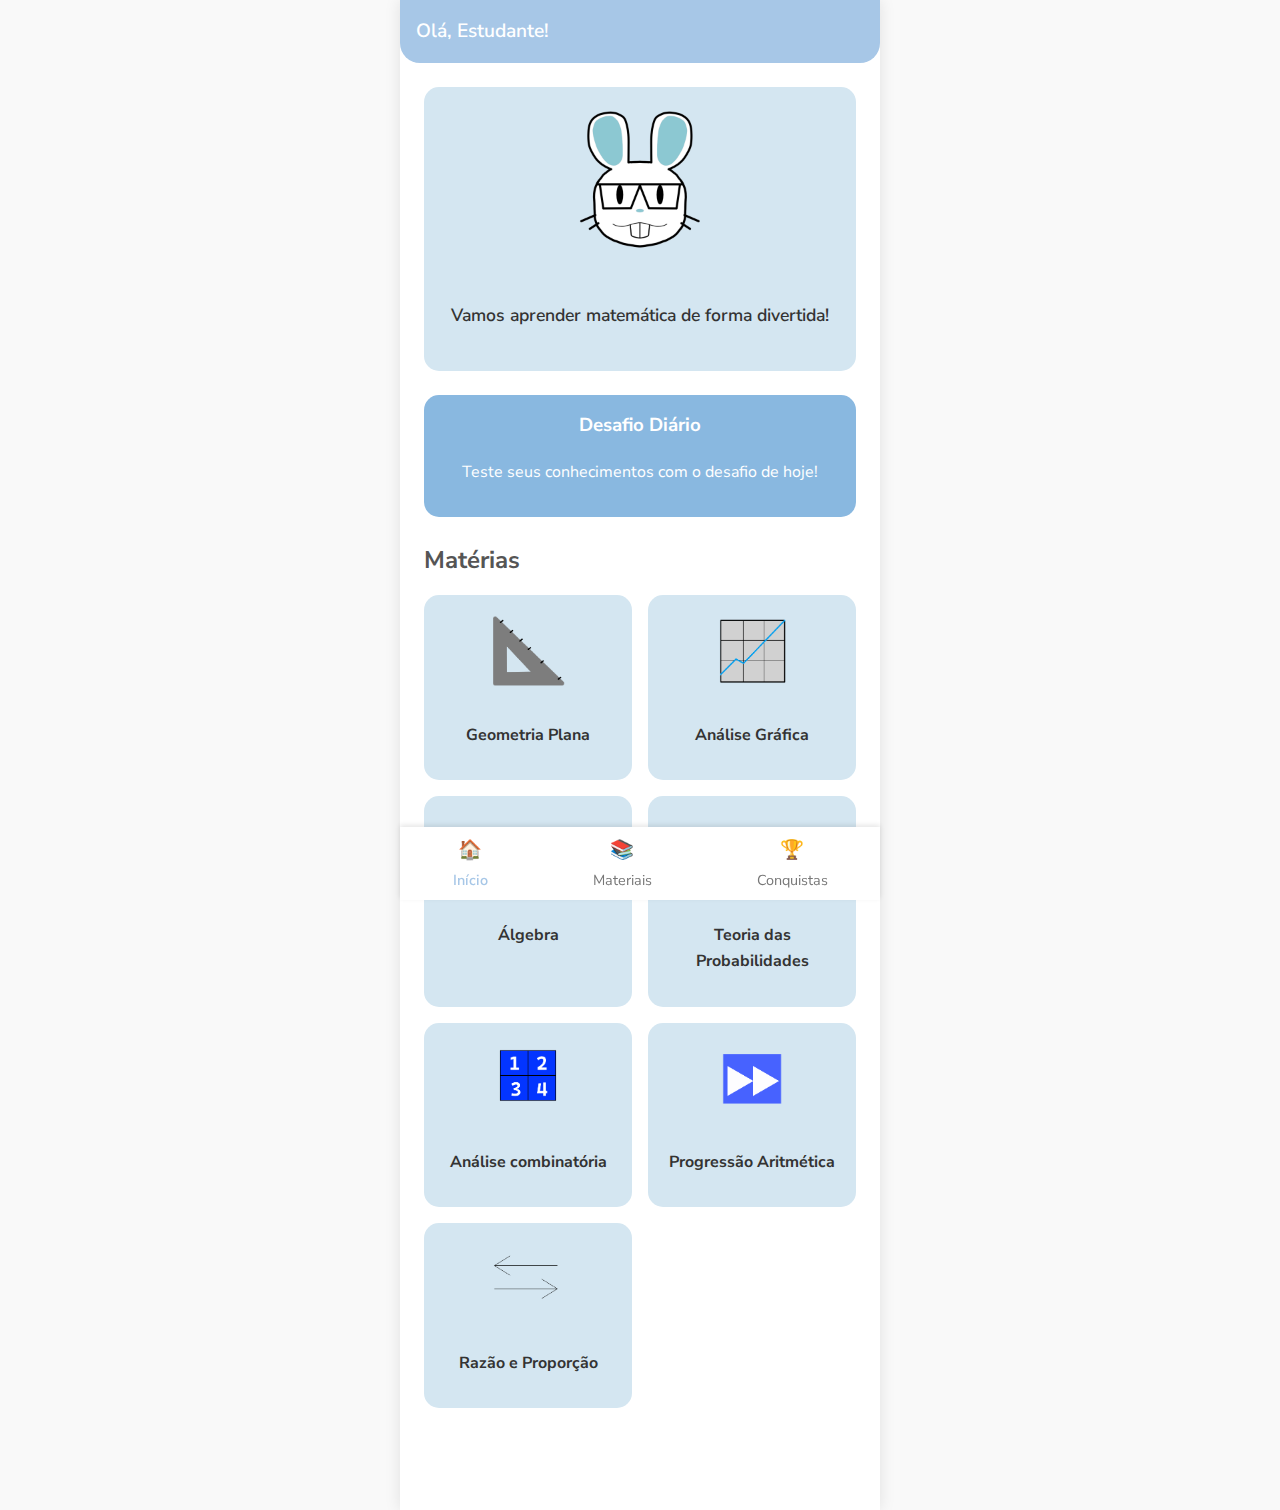
<file: index.html>
<!DOCTYPE html>
<html lang="pt-BR">
<head>
    <meta charset="UTF-8">
    <meta name="viewport" content="width=device-width, initial-scale=1.0">
    <title>MathPlay - Aprenda Matemática</title>
    <link rel="stylesheet" href="style.css">
    <link href="https://fonts.googleapis.com/css2?family=Nunito+Sans:wght@400;600&display=swap" rel="stylesheet">
</head>
<body>
   <div class="app-container">
        <header class="app-header">
            <div class="user-profile">
                <span class="username">Olá, Estudante!</span>
            </div>
        </header>

        <main class="main-content">
            <div class="motivational-section">
                <div class="mascot"><img src="img/mascote.png" alt="mascote" class="logomascote"></div>
                <p class="motivational-text">Vamos aprender matemática de forma divertida!</p>
            </div>

             <div class="daily-challenge-card" onclick="location.href='desafio.html'">
                <h3>Desafio Diário</h3>
                <p>Teste seus conhecimentos com o desafio de hoje!</p>
            </div>

            <section class="subjects-section">
                <h2>Matérias</h2>
                <div class="subjects-grid">
                    <div class="subject-card" onclick="showIntro('geometria')">
                        <div class="subject-icon"><img src="img/geometria.png" alt="geo" class="icons"></div>
                        <h3>Geometria Plana</h3>
                    </div> 
                     <div class="subject-card" onclick="showIntro('análisegraf')">
                        <div class="subject-icon"><img src="img/grafica.png" alt="geo" class="icons"></div>
                        <h3>Análise Gráfica</h3>
                    </div> 
                     <div class="subject-card" onclick="showIntro('álgebra')">
                        <div class="subject-icon"><img src="img/algebra.png" alt="geo" class="icons"></div>
                        <h3>Álgebra</h3>
                    </div> 
                    <div class="subject-card" onclick="showIntro('teoria')">
                        <div class="subject-icon"><img src="img/teoria.png" alt="geo" class="icons"></div>
                        <h3>Teoria das Probabilidades</h3>
                    </div> 
                     <div class="subject-card" onclick="showIntro('análisecomb')">
                        <div class="subject-icon"><img src="img/combinatória.png" alt="geo" class="icons"></div>
                        <h3>Análise combinatória</h3>
                    </div> 
                     <div class="subject-card" onclick="showIntro('progressão')">
                        <div class="subject-icon"><img src="img/progressão.png" alt="geo" class="icons"></div>
                        <h3>Progressão Aritmética</h3>
                    </div> 
                     <div class="subject-card" onclick="showIntro('razão')">
                        <div class="subject-icon"><img src="img/razão.png" alt="geo" class="icons"></div>
                        <h3>Razão e Proporção</h3>
                    </div> 
                </div>
            </section>
        </main>
          <!-- Modal de Introdução -->
          <div class="intro-modal" id="introModal">
            <div class="modal-content">
                <h2 id="modalTitle">Título da Matéria</h2>
                <p id="modalText">Introdução sobre a matéria...</p>
                <button class="btn-start" id="startSubjectBtn">Começar a Estudar</button>
                <button class="btn-close" onclick="closeIntro()">✕</button>
            </div>
        </div>

        <nav class="bottom-nav">
            <a href="index.html" class="nav-btn active"><span>🏠</span> Início</a>
            <a href="materiais.html" class="nav-btn"><span>📚</span> Materiais</a>
            <a href="conquistas.html" class="nav-btn"><span>🏆</span> Conquistas</a>
        </nav>

    </div>

    <script src="script.js"></script>
    <script>
        // Dados das matérias
        const subjectsData = {
            geometria: {
                title: "Geometria Plana",
                intro: "Estude formas, ângulos e propriedades de figuras bidimensionais. Aprenda a calcular áreas, perímetros e resolva problemas com triângulos, círculos e polígonos.",
                link: "geometria.html"
            },
            análisegraf: {
                title: "Análise Gráfica",
                intro: "Explore equações, expressões e funções matemáticas. Domine técnicas para resolver problemas com variáveis e incógnitas de forma sistemática.",
                link: "analisegrafica.html"
            },
            álgebra: {
                title: "Álgebra",
                intro: "Explore equações, expressões e funções matemáticas. Domine técnicas para resolver problemas com variáveis e incógnitas de forma sistemática.",
                link: "algebra.html"
            },
            teoria: {
                title: "Teoria das Probabilidades",
                intro: "Explore equações, expressões e funções matemáticas. Domine técnicas para resolver problemas com variáveis e incógnitas de forma sistemática.",
                link: "teoria.html"
            },
            análisecomb: {
                title: "Análise Combinatória",
                intro: "Explore equações, expressões e funções matemáticas. Domine técnicas para resolver problemas com variáveis e incógnitas de forma sistemática.",
                link: "analisecombinatoria.html"
            },progressão: {
                title: "Progressão Aritmética",
                intro: "Explore equações, expressões e funções matemáticas. Domine técnicas para resolver problemas com variáveis e incógnitas de forma sistemática.",
                link: "progressao.html"
            },
            razão: {
                title: "Razão e Proporção",
                intro: "Explore equações, expressões e funções matemáticas. Domine técnicas para resolver problemas com variáveis e incógnitas de forma sistemática.",
                link: "razao.html"
            }
        
            
        };

        // Mostra a introdução da matéria
        function showIntro(subjectId) {
            const modal = document.getElementById('introModal');
            const subject = subjectsData[subjectId];
            
            document.getElementById('modalTitle').textContent = subject.title;
            document.getElementById('modalText').textContent = subject.intro;
            document.getElementById('startSubjectBtn').onclick = function() {
                window.location.href = subject.link;
            };
            
            modal.style.display = 'flex';
        }

        // Fecha o modal
        function closeIntro() {
            document.getElementById('introModal').style.display = 'none';
        }
    </script>
</body>
</html>
</file>
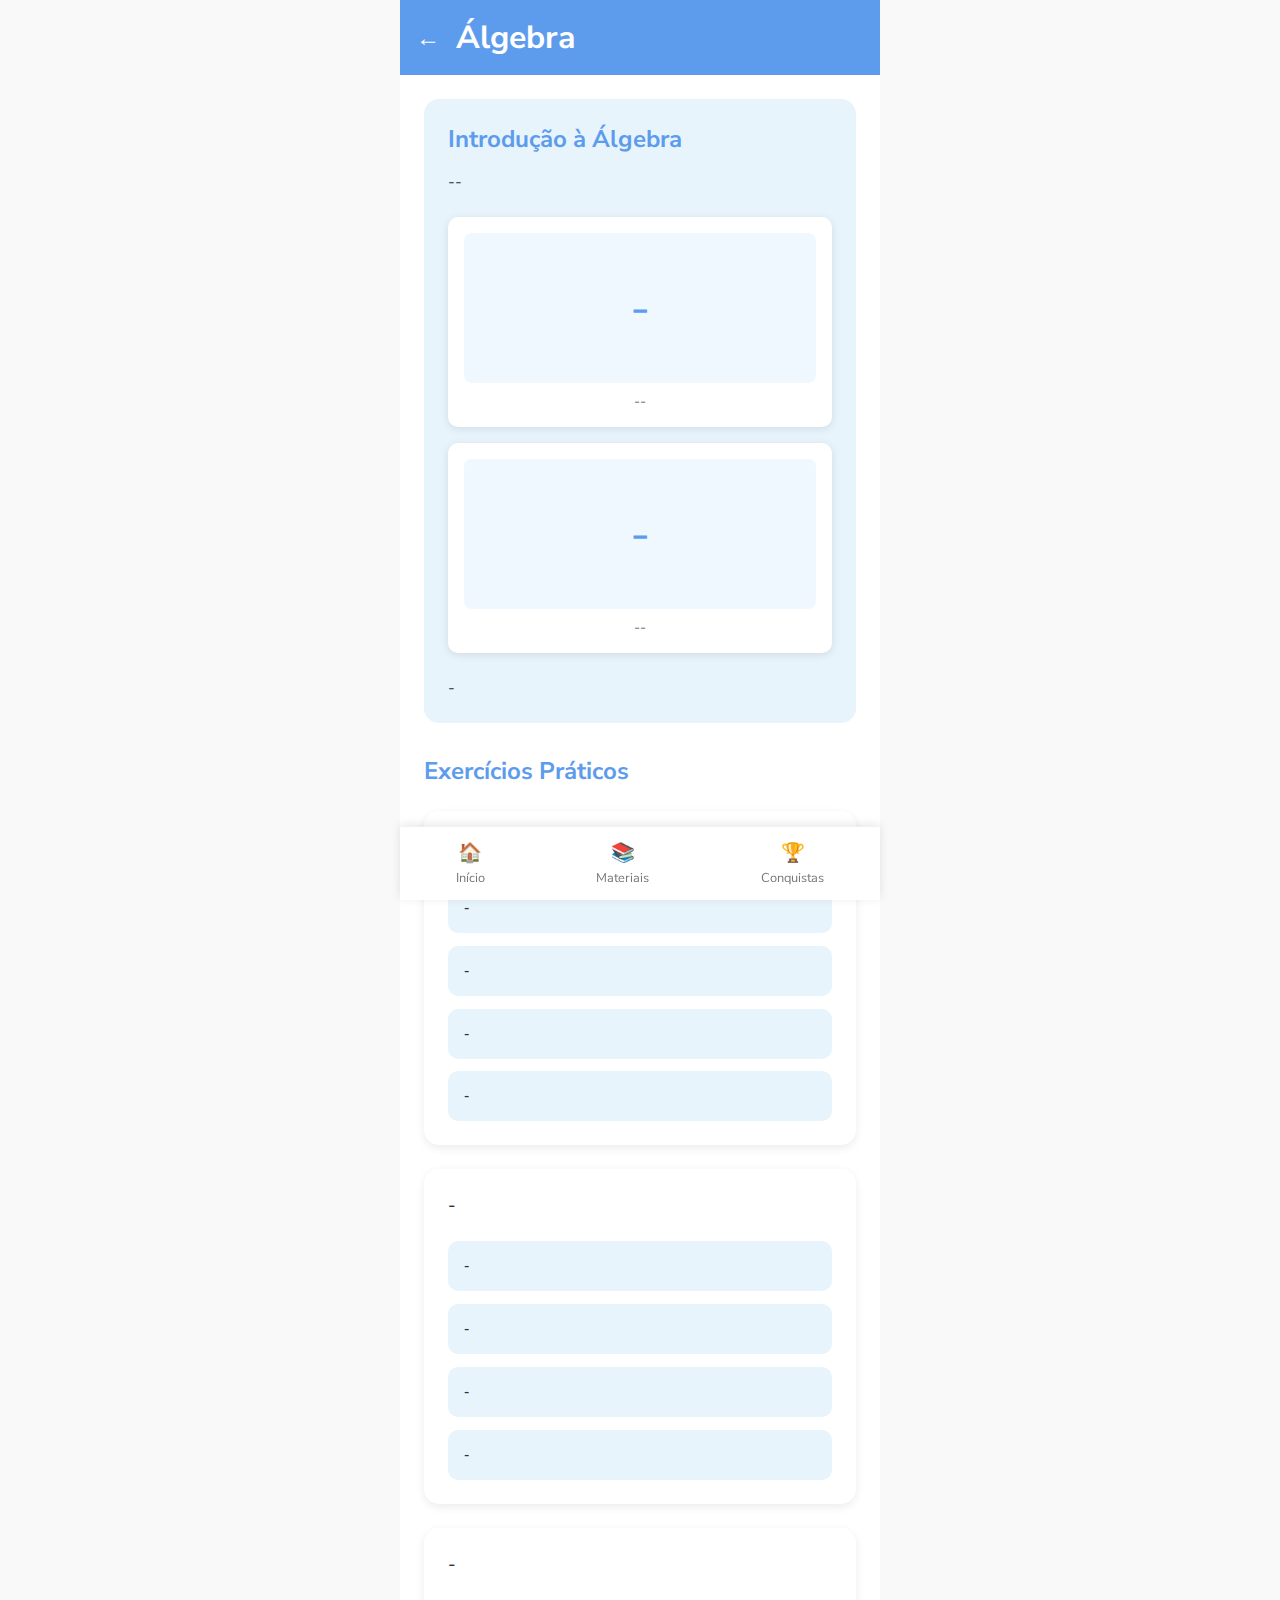
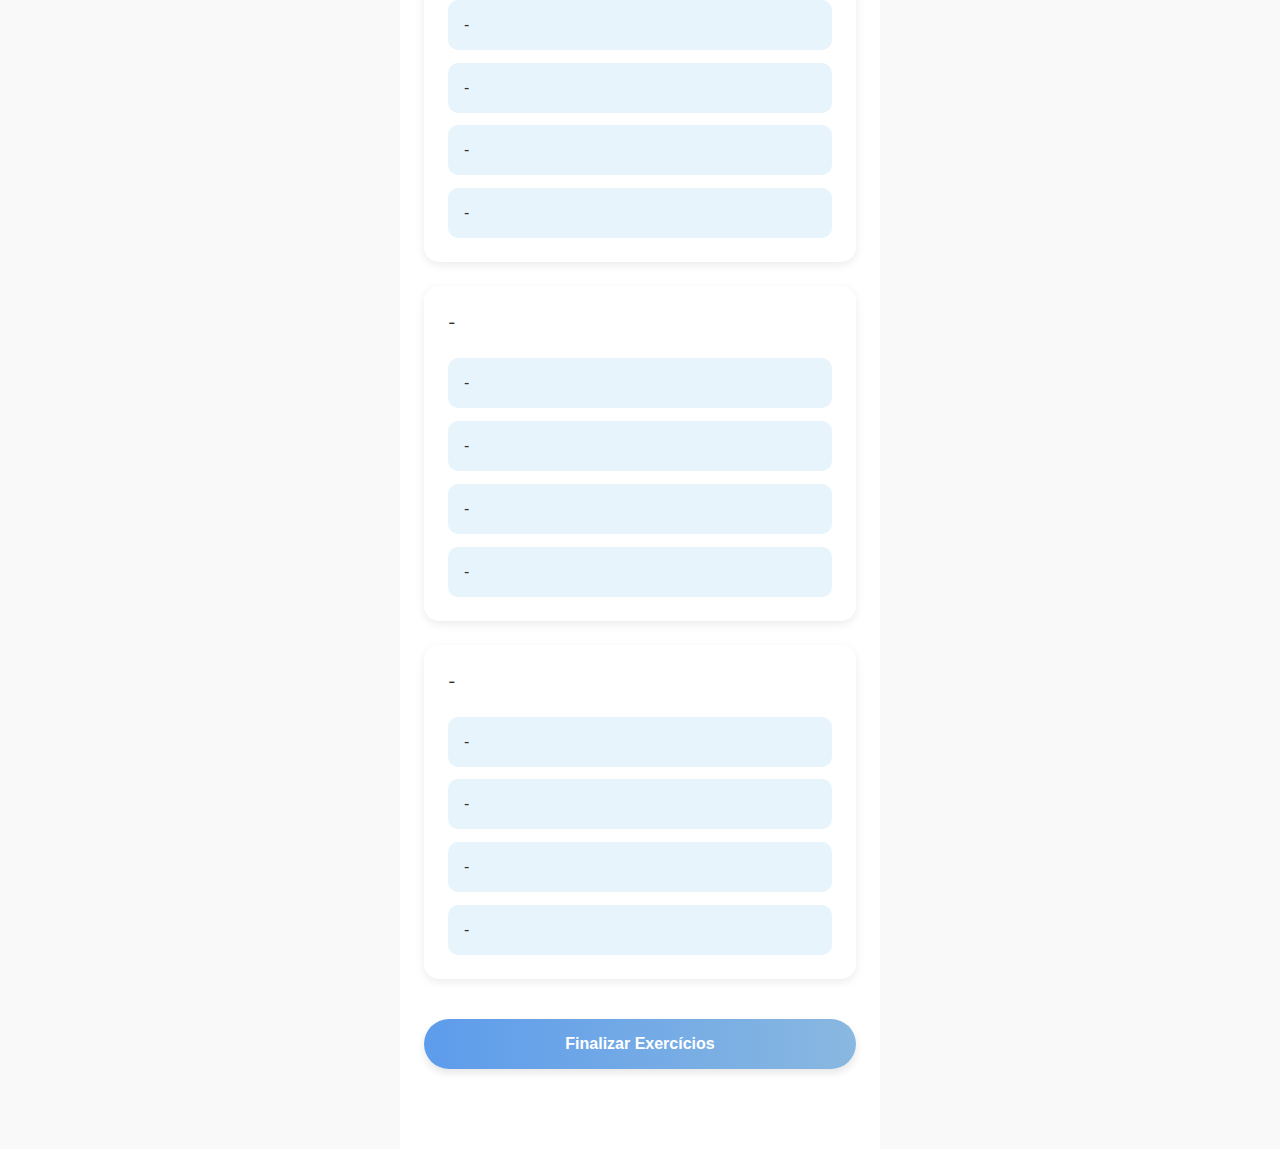
<file: algebra.html>
<!DOCTYPE html>
<html lang="pt-BR">
<head>
    <meta charset="UTF-8">
    <meta name="viewport" content="width=device-width, initial-scale=1.0">
    <title>Álgebra - MathPlay</title>
    <link href="https://fonts.googleapis.com/css2?family=Nunito+Sans:wght@400;600;700&display=swap" rel="stylesheet">
    <style>
        :root {
            --primary-color: #5D9CEC;
            --secondary-color: #89B8E0;
            --success-color: #4CAF50;
            --error-color: #F44336;
            --background-color: #F9F9F9;
            --card-color: #FFFFFF;
        }
        
        * {
            margin: 0;
            padding: 0;
            box-sizing: border-box;
        }
        
        body {
            font-family: 'Nunito Sans', sans-serif;
            background-color: var(--background-color);
            color: #333;
        }
        
        .app-container {
            max-width: 480px;
            margin: 0 auto;
            min-height: 100vh;
            background-color: var(--card-color);
            position: relative;
            overflow-x: hidden;
        }
        
        .app-header {
            background-color: var(--primary-color);
            color: white;
            padding: 1rem;
            display: flex;
            align-items: center;
            gap: 1rem;
            position: relative;
            z-index: 10;
        }
        
        .back-button {
            color: white;
            text-decoration: none;
            font-size: 1.5rem;
            display: flex;
            align-items: center;
        }
        
        .main-content {
            padding: 1.5rem;
            padding-bottom: 80px;
        }
        
        /* Seção de introdução */
        .intro-section {
            background-color: #E8F4FC;
            border-radius: 15px;
            padding: 1.5rem;
            margin-bottom: 2rem;
            position: relative;
            overflow: hidden;
        }
        
        .intro-section h2 {
            color: var(--primary-color);
            margin-bottom: 1rem;
            position: relative;
            z-index: 2;
        }
        
        .intro-content {
            position: relative;
            z-index: 2;
        }
        
        .intro-graphics {
            display: flex;
            flex-direction: column;
            gap: 1rem;
            margin: 1.5rem 0;
        }
        
        .graphic-container {
            background-color: white;
            border-radius: 10px;
            padding: 1rem;
            box-shadow: 0 2px 8px rgba(0,0,0,0.1);
            text-align: center;
        }
        
        .graphic-placeholder {
            width: 100%;
            height: 150px;
            background-color: #F0F8FF;
            border-radius: 8px;
            display: flex;
            align-items: center;
            justify-content: center;
            color: var(--primary-color);
            font-size: 3rem;
            margin-bottom: 0.5rem;
        }
        
        .graphic-caption {
            font-size: 0.9rem;
            color: #666;
        }
        
        /* Seção de questões */
        .questions-section h2 {
            color: var(--primary-color);
            margin-bottom: 1.5rem;
        }
        
        .question-card {
            background-color: var(--card-color);
            border-radius: 15px;
            padding: 1.5rem;
            margin-bottom: 1.5rem;
            box-shadow: 0 3px 10px rgba(0,0,0,0.08);
            transform: translateY(0);
            transition: all 0.3s ease;
            position: relative;
            overflow: hidden;
        }
        
        .question-card.active {
            transform: translateY(-5px);
            box-shadow: 0 8px 15px rgba(0,0,0,0.1);
        }
        
        .question-text {
            font-weight: 600;
            margin-bottom: 1.5rem;
            font-size: 1.1rem;
        }
        
        .options {
            display: grid;
            grid-template-columns: 1fr;
            gap: 0.8rem;
        }
        
        .option-btn {
            background-color: #E8F4FC;
            color: #333;
            border: none;
            padding: 1rem;
            border-radius: 10px;
            font-size: 1rem;
            cursor: pointer;
            transition: all 0.2s ease;
            text-align: left;
            position: relative;
            overflow: hidden;
        }
        
        .option-btn::after {
            content: '';
            position: absolute;
            top: 0;
            left: 0;
            width: 100%;
            height: 100%;
            background: linear-gradient(to right, rgba(93, 156, 236, 0.1), rgba(93, 156, 236, 0.05));
            opacity: 0;
            transition: opacity 0.3s ease;
        }
        
        .option-btn:hover::after {
            opacity: 1;
        }
        
        .option-btn.correct {
            background-color: var(--success-color);
            color: white;
            animation: pulse 0.5s ease;
        }
        
        .option-btn.incorrect {
            background-color: var(--error-color);
            color: white;
        }
        
        @keyframes pulse {
            0% { transform: scale(1); }
            50% { transform: scale(1.03); }
            100% { transform: scale(1); }
        }
        
        /* Feedback de resposta */
        .feedback-container {
            max-height: 0;
            overflow: hidden;
            transition: max-height 0.5s ease, margin 0.3s ease;
        }
        
        .feedback-container.show {
            max-height: 500px;
            margin-top: 1.5rem;
        }
        
        .correct-feedback {
            background-color: #E8F5E9;
            border-left: 4px solid var(--success-color);
            padding: 1.2rem;
            border-radius: 0 8px 8px 0;
            display: none;
        }
        
        .solution-steps {
            margin-top: 1rem;
            padding-left: 1.2rem;
        }
        
        .solution-steps li {
            margin-bottom: 0.5rem;
        }
        
        .error-explanation {
            background-color: #FFEBEE;
            border-left: 4px solid var(--error-color);
            padding: 1.2rem;
            border-radius: 0 8px 8px 0;
            display: none;
        }
        
        /* Resultado final */
        .result-screen {
            position: fixed;
            top: 0;
            left: 0;
            width: 100%;
            height: 100%;
            background-color: rgba(0,0,0,0.8);
            display: flex;
            flex-direction: column;
            align-items: center;
            justify-content: center;
            z-index: 1000;
            opacity: 0;
            pointer-events: none;
            transition: opacity 0.5s ease;
            padding: 2rem;
        }
        
        .result-screen.active {
            opacity: 1;
            pointer-events: all;
        }
        
        .result-card {
            background-color: white;
            width: 100%;
            max-width: 400px;
            border-radius: 20px;
            padding: 2rem;
            text-align: center;
            transform: scale(0.9);
            transition: transform 0.4s ease;
            position: relative;
            overflow: hidden;
        }
        
        .result-screen.active .result-card {
            transform: scale(1);
        }
        
        .result-icon {
            font-size: 4rem;
            margin-bottom: 1.5rem;
        }
        
        .success-icon {
            color: var(--success-color);
            animation: bounce 0.8s ease infinite alternate;
        }
        
        @keyframes bounce {
            to { transform: translateY(-10px); }
        }
        
        .result-title {
            font-size: 1.8rem;
            margin-bottom: 1rem;
            color: var(--primary-color);
        }
        
        .result-score {
            font-size: 1.2rem;
            margin-bottom: 1.5rem;
            color: #555;
        }
        
        .btn-continue {
            background: linear-gradient(to right, var(--primary-color), var(--secondary-color));
            color: white;
            border: none;
            padding: 1rem 2rem;
            border-radius: 50px;
            font-size: 1rem;
            font-weight: 600;
            cursor: pointer;
            transition: all 0.3s ease;
            box-shadow: 0 4px 8px rgba(0,0,0,0.1);
        }
        
        .btn-continue:hover {
            transform: translateY(-3px);
            box-shadow: 0 6px 12px rgba(0,0,0,0.15);
        }
        
        .progress-bar {
            height: 6px;
            background-color: #E0E0E0;
            border-radius: 3px;
            margin: 1.5rem 0;
            overflow: hidden;
        }
        
        .progress-fill {
            height: 100%;
            background: linear-gradient(to right, var(--primary-color), var(--secondary-color));
            width: 0%;
            transition: width 0.5s ease;
        }
        
        /* Navegação inferior */
        .bottom-nav {
            position: fixed;
            bottom: 0;
            width: 100%;
            max-width: 480px;
            display: flex;
            justify-content: space-around;
            background-color: white;
            padding: 0.8rem 0;
            box-shadow: 0 -2px 10px rgba(0,0,0,0.1);
            z-index: 100;
        }
        
        .nav-btn {
            display: flex;
            flex-direction: column;
            align-items: center;
            color: #777;
            text-decoration: none;
            font-size: 0.8rem;
        }
        
        .nav-btn.active {
            color: var(--primary-color);
        }
        
        .nav-btn span {
            font-size: 1.2rem;
            margin-bottom: 0.2rem;
        }
    </style>
</head>
<body>
    <div class="app-container">
        <header class="app-header">
            <a href="index.html" class="back-button">←</a>
            <h1>Álgebra</h1>
        </header>

        <main class="main-content">
            <!-- Seção de Introdução -->
            <section class="intro-section">
                <h2>Introdução à Álgebra</h2>
                <div class="intro-content">
                    <p>--</p>
            
                    <div class="intro-graphics">
                        <div class="graphic-container">
                            <div class="graphic-placeholder">-</div>
                            <p class="graphic-caption">--</p>
                        </div>
                        
                        <div class="graphic-container">
                            <div class="graphic-placeholder">-</div>
                            <p class="graphic-caption">--</p>
                        </div>
                    </div>
                    
                    <p>-</p>
                </div>
            </section>

            <!-- Seção de Questões -->
            <section class="questions-section">
                <h2>Exercícios Práticos</h2>
                
                <!-- Questão 1 -->
                <div class="question-card" id="question1">
                    <p class="question-text">-</p>
                    <div class="options">
                        <button class="option-btn" data-correct="true">-</button>
                        <button class="option-btn">-</button>
                        <button class="option-btn">-</button>
                        <button class="option-btn">-</button>
                    </div>
                    
                    <div class="feedback-container" id="feedback1">
                        <div class="correct-feedback">
                            <p><strong>Resposta</strong></p>
                            <p>-</p>
                        </div>
                        <div class="error-explanation">
                            <p><strong>Explicação:</strong></p>
                            <p>-</p>
                        </div>
                    </div>
                </div>
                
                <!-- Questão 2 -->
                <div class="question-card" id="question2">
                    <p class="question-text">-</p>
                    <div class="options">
                        <button class="option-btn">-</button>
                        <button class="option-btn">-</button>
                        <button class="option-btn" data-correct="true">-</button>
                        <button class="option-btn">-</button>
                    </div>
                    
                    <div class="feedback-container" id="feedback2">
                        <div class="correct-feedback">
                            <p><strong>Resposta</strong></p>
                            <p>-</p>
                        </div>
                        <div class="error-explanation">
                            <p><strong>Explicação:</strong></p>
                            <p>-</p>
                        </div>
                    </div>
                </div>
                
                <!-- Questão 3 -->
                <div class="question-card" id="question3">
                    <p class="question-text">-</p>
                    <div class="options">
                        <button class="option-btn">-</button>
                        <button class="option-btn">-</button>
                        <button class="option-btn" data-correct="true">-</button>
                        <button class="option-btn">-</button>
                    </div>
                    
                    <div class="feedback-container" id="feedback3">
                        <div class="correct-feedback">
                            <p><strong>Resposta</strong></p>
                            <p>-</p>
                        </div>
                        <div class="error-explanation">
                            <p><strong>Explicação:</strong></p>
                            <p>-</p>
                        </div>
                    </div>
                </div>
                  <!-- Questão 3 -->
                  <div class="question-card" id="question4">
                    <p class="question-text">-</p>
                    <div class="options">
                        <button class="option-btn">-</button>
                        <button class="option-btn">-</button>
                        <button class="option-btn" data-correct="true">-</button>
                        <button class="option-btn">-</button>
                    </div>
                    
                    <div class="feedback-container" id="feedback4">
                        <div class="correct-feedback">
                            <p><strong>Resposta</strong></p>
                            <p>-</p>
                        </div>
                        <div class="error-explanation">
                            <p><strong>Explicação:</strong></p>
                            <p>-</p>
                        </div>
                    </div>
                </div>  <!-- Questão 3 -->
                <div class="question-card" id="question5">
                    <p class="question-text">-</p>
                    <div class="options">
                        <button class="option-btn">-</button>
                        <button class="option-btn">-</button>
                        <button class="option-btn" data-correct="true">-</button>
                        <button class="option-btn">-</button>
                    </div>
                    
                    <div class="feedback-container" id="feedback5">
                        <div class="correct-feedback">
                            <p><strong>Resposta</strong></p>
                            <p>-</p>
                        </div>
                        <div class="error-explanation">
                            <p><strong>Explicação:</strong></p>
                            <p>-</p>
                        </div>
                    </div>
                </div>
                <!-- Botão para finalizar -->
                <button class="btn-continue" id="finishBtn" style="width:100%;margin-top:1rem;">Finalizar Exercícios</button>
            </section>
        </main>

        <!-- Tela de Resultado -->
        <div class="result-screen" id="resultScreen">
            <div class="result-card">
                <div class="result-icon success-icon">🏆</div>
                <h2 class="result-title">Exercícios Concluídos!</h2>
                <p class="result-score">Você acertou <span id="score">0</span> de 5 questões</p>
                
                <div class="progress-bar">
                    <div class="progress-fill" id="progressFill"></div>
                </div>
                
                <button class="btn-continue" onclick="location.href='index.html'">Voltar ao Início</button>
            </div>
        </div>

        <nav class="bottom-nav">
            <a href="index.html" class="nav-btn"><span>🏠</span> Início</a>
            <a href="materiais.html" class="nav-btn"><span>📚</span> Materiais</a>
            <a href="conquistas.html" class="nav-btn"><span>🏆</span> Conquistas</a>
        </nav>
    </div>

    <script>
        // Variáveis para controle do progresso
        let correctAnswers = 0;
        const totalQuestions = document.querySelectorAll('.question-card').length;
        
        // Adiciona eventos aos botões de opção
        document.querySelectorAll('.option-btn').forEach(button => {
            button.addEventListener('click', function() {
                const questionCard = this.closest('.question-card');
                const feedbackId = 'feedback' + questionCard.id.replace('question', '');
                const feedbackContainer = document.getElementById(feedbackId);
                
                // Desativa todos os botões desta questão
                questionCard.querySelectorAll('.option-btn').forEach(btn => {
                    btn.disabled = true;
                });
                
                // Verifica se a resposta está correta
                if (this.getAttribute('data-correct') === 'true') {
                    this.classList.add('correct');
                    correctAnswers++;
                    
                    // Mostra apenas o feedback correto
                    feedbackContainer.querySelector('.correct-feedback').style.display = 'block';
                    if (feedbackContainer.querySelector('.error-explanation')) {
                        feedbackContainer.querySelector('.error-explanation').style.display = 'none';
                    }
                } else {
                    this.classList.add('incorrect');
                    
                    // Encontra a resposta correta e destaca
                    questionCard.querySelector('.option-btn[data-correct="true"]').classList.add('correct');
                    
                    // Mostra ambos os feedbacks (para erro)
                    feedbackContainer.querySelector('.correct-feedback').style.display = 'block';
                    if (feedbackContainer.querySelector('.error-explanation')) {
                        feedbackContainer.querySelector('.error-explanation').style.display = 'block';
                    }
                }
                
                // Mostra o feedback
                feedbackContainer.classList.add('show');
                
                // Animação da questão
                questionCard.classList.add('active');
                setTimeout(() => {
                    questionCard.classList.remove('active');
                }, 300);
            });
        });
        
        // Botão de finalizar
        document.getElementById('finishBtn').addEventListener('click', function() {
            // Atualiza o resultado
            document.getElementById('score').textContent = correctAnswers;
            document.getElementById('progressFill').style.width = (correctAnswers/totalQuestions)*100 + '%';
            
            // Mostra a tela de resultado
            document.getElementById('resultScreen').classList.add('active');
        });
    </script>
</body>
</html>
</file>
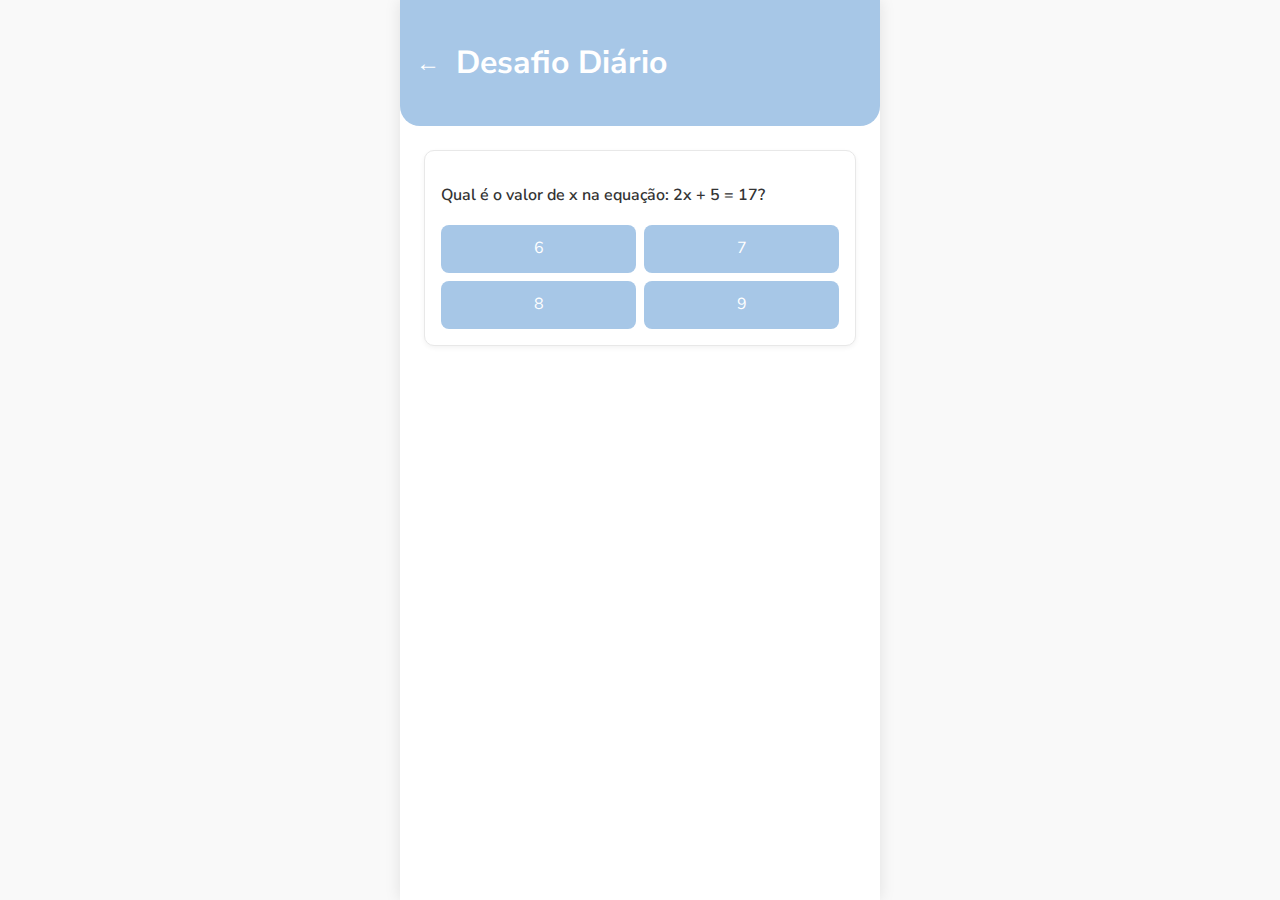
<file: desafio.html>
<!DOCTYPE html>
<html lang="pt-BR">
<head>
    <meta charset="UTF-8">
    <meta name="viewport" content="width=device-width, initial-scale=1.0">
    <title>Desafio Diário - MathPlay</title>
    <link rel="stylesheet" href="style.css">
    <link href="https://fonts.googleapis.com/css2?family=Nunito+Sans:wght@400;600&display=swap" rel="stylesheet">
</head>
<body>
    <div class="app-container">
        <header class="app-header">
            <a href="index.html" class="back-button">←</a>
            <h1>Desafio Diário</h1>
        </header>

        <main class="main-content">
            <div class="question-card">
                <p class="question-text">Qual é o valor de x na equação: 2x + 5 = 17?</p>
                <div class="options">
                    <a href="?resposta=6" class="option-btn">6</a>
                    <a href="?resposta=7" class="option-btn">7</a>
                    <a href="?resposta=8" class="option-btn">8</a>
                    <a href="?resposta=9" class="option-btn">9</a>
                </div>
            </div>

            <div class="feedback hidden">
                <p class="result-message"></p>
                
                <!-- Caixa de explicação (inicialmente oculta) -->
                <div class="explanation-box hidden">
                    <h3>Explicação:</h3>
                    <p>Para resolver a equação 2x + 5 = 17:</p>
                    <ol>
                        <li>Subtraia 5 dos dois lados: 2x = 12</li>
                        <li>Divida ambos os lados por 2: x = 6</li>
                    </ol>
                    <p>Portanto, o valor correto de x é <strong>6</strong>.</p>
                </div>
                
                <a href="index.html" class="btn-continue">Continuar</a>
            </div>
        </main>
    </div>

    <script>
        // Verifica se há resposta na URL
        if(window.location.search.includes("resposta=6")) {
            const feedback = document.querySelector('.feedback');
            feedback.classList.remove('hidden');
            document.querySelector('.result-message').textContent = "✅ Correto! x = 6";
            document.querySelector('.result-message').style.color = "#4CAF50";
            
            // Mostra a explicação para resposta correta
            document.querySelector('.explanation-box').classList.remove('hidden');
        } 
        else if(window.location.search.includes("resposta=")) {
            document.querySelector('.feedback').classList.remove('hidden');
            document.querySelector('.result-message').textContent = "❌ Tente novamente!";
            document.querySelector('.result-message').style.color = "#F44336";
        }
    </script>
</body>
</html>
</file>
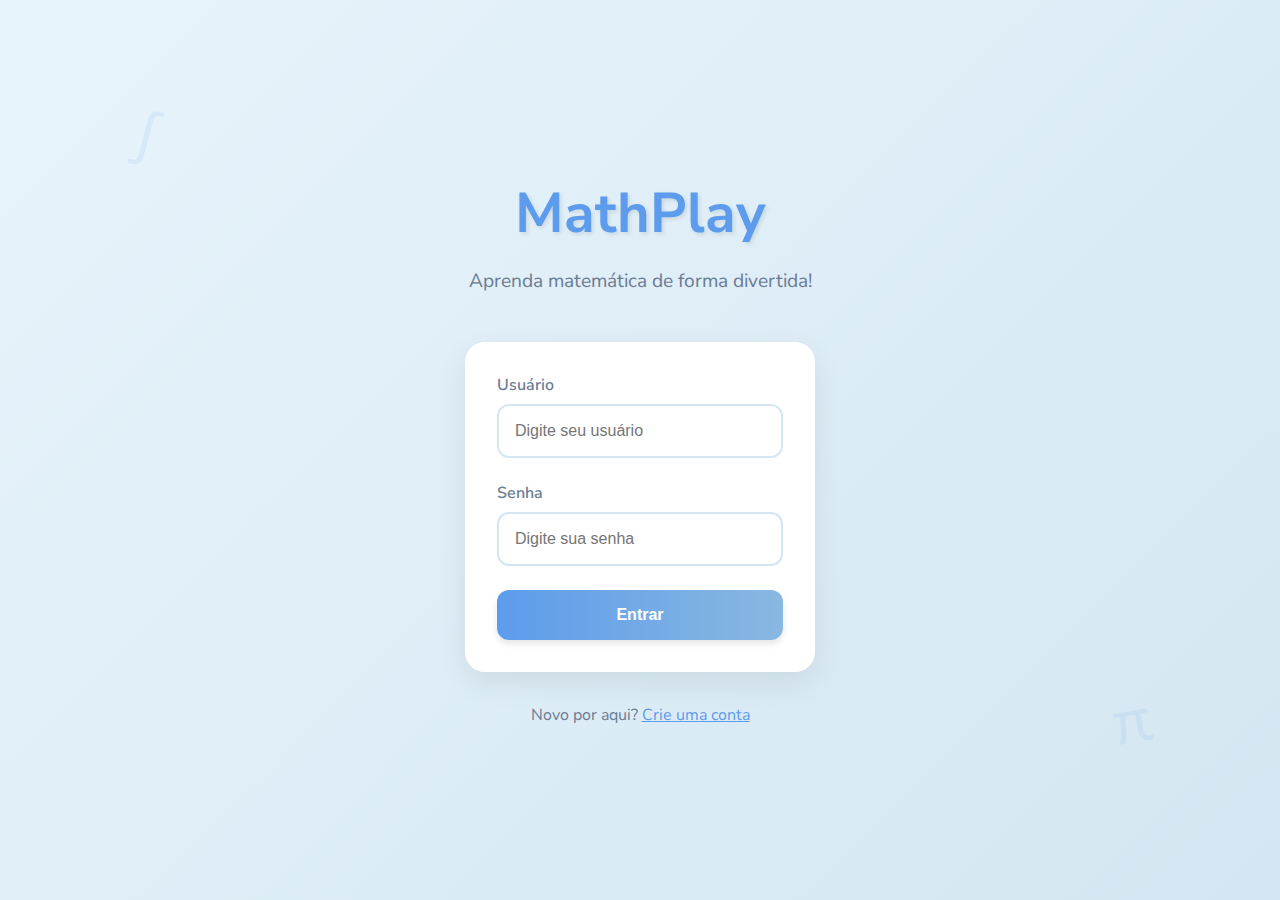
<file: login.html>
<!DOCTYPE html>
<html lang="pt-BR">
<head>
    <meta charset="UTF-8">
    <meta name="viewport" content="width=device-width, initial-scale=1.0">
    <title>Login - MathPlay</title>
    <link href="https://fonts.googleapis.com/css2?family=Nunito+Sans:wght@400;600;700&display=swap" rel="stylesheet">
    <style>
        /* Reset e estilos base */
        * {
            margin: 0;
            padding: 0;
            box-sizing: border-box;
        }
        
        body {
            font-family: 'Nunito Sans', sans-serif;
            background-color: #f5f9fc;
        }
        
        /* Container principal */
        .login-container {
            display: flex;
            flex-direction: column;
            align-items: center;
            justify-content: center;
            min-height: 100vh;
            padding: 2rem;
            background: linear-gradient(135deg, #E8F4FC 0%, #D4E6F1 100%);
            position: relative;
            overflow: hidden;
        }
        
        /* Cabeçalho com logo */
        .login-header {
            text-align: center;
            margin-bottom: 3rem;
            z-index: 2;
        }
        
        .app-logo {
            font-size: 3.5rem;
            margin-bottom: 1rem;
            color: #5D9CEC;
            text-shadow: 2px 2px 4px rgba(0,0,0,0.1);
            font-weight: 700;
        }
        
        .app-slogan {
            color: #6B7C93;
            font-size: 1.2rem;
            margin-top: 0.5rem;
        }
        
        /* Formulário de login */
        .login-form {
            width: 100%;
            max-width: 350px;
            background: white;
            padding: 2rem;
            border-radius: 20px;
            box-shadow: 0 10px 30px rgba(0,0,0,0.08);
            z-index: 2;
        }
        
        .form-group {
            margin-bottom: 1.5rem;
        }
        
        .form-group label {
            display: block;
            margin-bottom: 0.5rem;
            color: #6B7C93;
            font-weight: 600;
        }
        
        .form-control {
            width: 100%;
            padding: 1rem;
            border: 2px solid #D4E6F1;
            border-radius: 12px;
            font-size: 1rem;
            transition: all 0.3s ease;
        }
        
        .form-control:focus {
            border-color: #5D9CEC;
            outline: none;
            box-shadow: 0 0 0 3px rgba(93, 156, 236, 0.2);
        }
        
        .btn-login {
            width: 100%;
            padding: 1rem;
            background: linear-gradient(to right, #5D9CEC, #89B8E0);
            color: white;
            border: none;
            border-radius: 12px;
            font-size: 1rem;
            font-weight: 600;
            cursor: pointer;
            transition: all 0.3s ease;
            box-shadow: 0 4px 6px rgba(0,0,0,0.1);
        }
        
        .btn-login:hover {
            transform: translateY(-2px);
            box-shadow: 0 6px 12px rgba(0,0,0,0.15);
        }
        
        /* Rodapé */
        .login-footer {
            margin-top: 2rem;
            text-align: center;
            color: #6B7C93;
            z-index: 2;
        }
        
        /* Elementos decorativos */
        .math-icon {
            position: absolute;
            opacity: 0.1;
            z-index: 1;
            font-size: 4rem;
            color: #5D9CEC;
        }
        
        /* Tela de carregamento */
        .loading-screen {
            position: fixed;
            top: 0;
            left: 0;
            width: 100%;
            height: 100%;
            background: linear-gradient(135deg, #E8F4FC 0%, #D4E6F1 100%);
            display: flex;
            flex-direction: column;
            align-items: center;
            justify-content: center;
            z-index: 1000;
            opacity: 0;
            pointer-events: none;
            transition: opacity 0.5s ease;
        }
        
        .loading-screen.active {
            opacity: 1;
            pointer-events: all;
        }
        
        .loading-spinner {
            width: 60px;
            height: 60px;
            border: 5px solid rgba(93, 156, 236, 0.2);
            border-radius: 50%;
            border-top-color: #5D9CEC;
            animation: spin 1s linear infinite;
            margin-bottom: 1.5rem;
        }
        
        @keyframes spin {
            100% { transform: rotate(360deg); }
        }
        
        .loading-text {
            color: #5D9CEC;
            font-size: 1.2rem;
            font-weight: 600;
            margin-top: 1rem;
        }
        
        .loading-mascot {
            font-size: 2.5rem;
            margin-bottom: 1rem;
            animation: bounce 1s infinite alternate;
        }
        
        @keyframes bounce {
            from { transform: translateY(0); }
            to { transform: translateY(-15px); }
        }
    </style>
</head>
<body>
    <div class="login-container">
        <!-- Elementos decorativos -->
        <div class="math-icon" style="top:10%;left:10%;transform:rotate(15deg);">∫</div>
        <div class="math-icon" style="bottom:15%;right:10%;transform:rotate(-10deg);">π</div>
        
        <!-- Conteúdo principal -->
        <div class="login-header">
            <div class="app-logo">MathPlay</div>
            <p class="app-slogan">Aprenda matemática de forma divertida!</p>
        </div>
        
        <div class="login-form">
            <div class="form-group">
                <label for="username">Usuário</label>
                <input type="text" id="username" class="form-control" placeholder="Digite seu usuário">
            </div>
            
            <div class="form-group">
                <label for="password">Senha</label>
                <input type="password" id="password" class="form-control" placeholder="Digite sua senha">
            </div>
            
            <button class="btn-login" id="loginButton">Entrar</button>
        </div>
        
        <div class="login-footer">
            <p>Novo por aqui? <a href="#" style="color: #5D9CEC;">Crie uma conta</a></p>
        </div>
        
        <!-- Tela de carregamento (inicialmente oculta) -->
        <div class="loading-screen" id="loadingScreen">
            <div class="loading-mascot">🐰</div>
            <div class="loading-spinner"></div>
            <div class="loading-text">Carregando seu aprendizado...</div>
        </div>
    </div>

    <script>
        document.getElementById('loginButton').addEventListener('click', function(e) {
            e.preventDefault();
            
            // Mostra a tela de carregamento
            document.getElementById('loadingScreen').classList.add('active');
            
            // Simula um tempo de carregamento (3 segundos)
            setTimeout(function() {
                window.location.href = 'index.html';
            }, 3000);
        });
    </script>
</body>
</html>
</file>
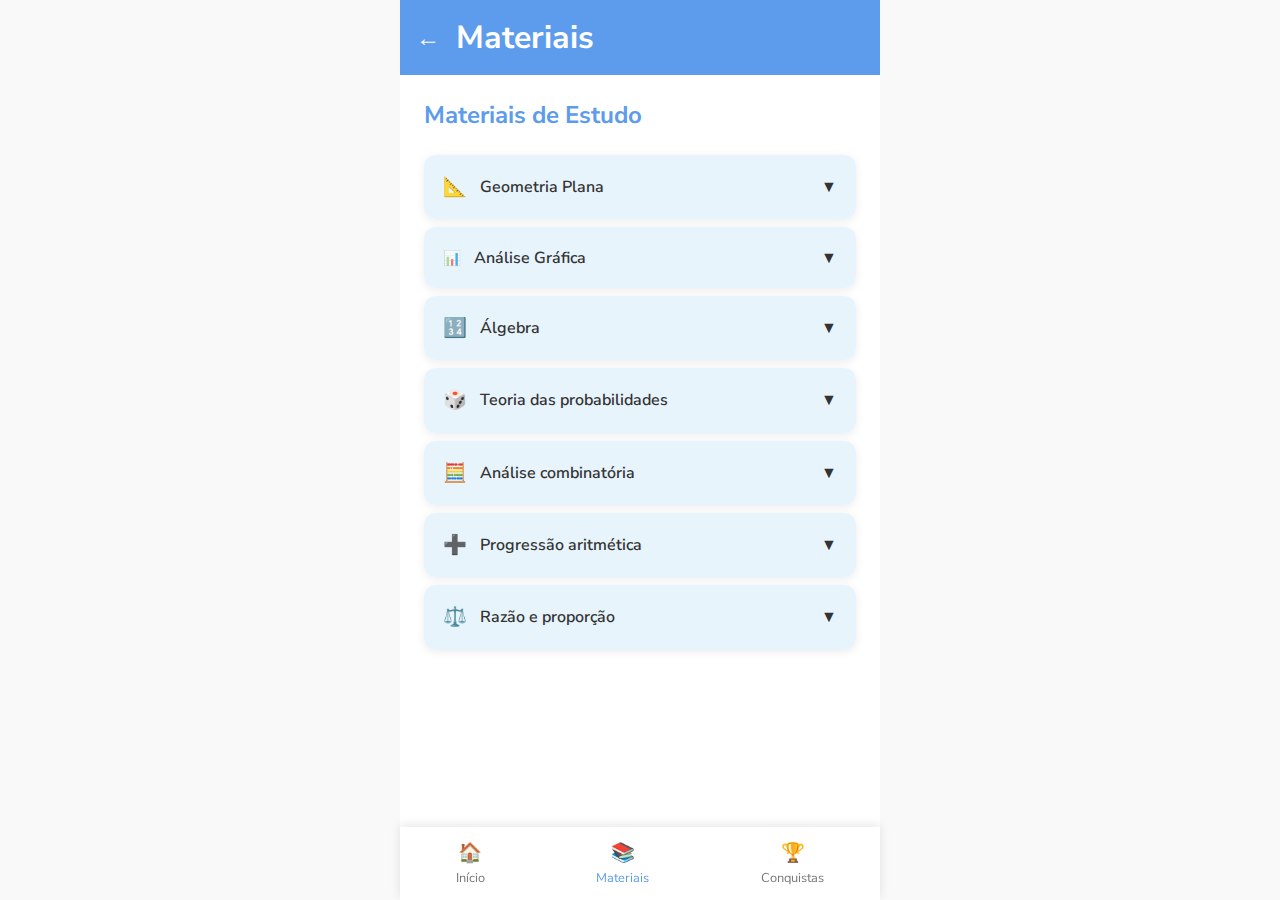
<file: materiais.html>
<!DOCTYPE html>
<html lang="pt-BR">
<head>
    <meta charset="UTF-8">
    <meta name="viewport" content="width=device-width, initial-scale=1.0">
    <title>Materiais de Estudo - MathLingo</title>
    <link href="https://fonts.googleapis.com/css2?family=Nunito+Sans:wght@400;600;700&display=swap" rel="stylesheet">
    <style>
        :root {
            --primary-color: #5D9CEC;
            --secondary-color: #89B8E0;
            --background-color: #F9F9F9;
            --card-color: #FFFFFF;
        }
        
        * {
            margin: 0;
            padding: 0;
            box-sizing: border-box;
        }
        
        body {
            font-family: 'Nunito Sans', sans-serif;
            background-color: var(--background-color);
            color: #333;
        }
        
        .app-container {
            max-width: 480px;
            margin: 0 auto;
            min-height: 100vh;
            background-color: var(--card-color);
            position: relative;
            overflow-x: hidden;
        }
        
        .app-header {
            background-color: var(--primary-color);
            color: white;
            padding: 1rem;
            display: flex;
            align-items: center;
            gap: 1rem;
            position: relative;
            z-index: 10;
        }
        
        .back-button {
            color: white;
            text-decoration: none;
            font-size: 1.5rem;
            display: flex;
            align-items: center;
        }
        
        .main-content {
            padding: 1.5rem;
            padding-bottom: 80px;
        }
        
        .page-title {
            color: var(--primary-color);
            margin-bottom: 1.5rem;
            font-size: 1.5rem;
        }
        
        /* Lista de matérias */
        .materials-list {
            display: flex;
            flex-direction: column;
            gap: 0.5rem;
        }
        
        .subject-item {
            background-color: var(--card-color);
            border-radius: 12px;
            overflow: hidden;
            box-shadow: 0 2px 8px rgba(0,0,0,0.08);
        }
        
        .subject-header {
            padding: 1.2rem;
            background-color: #E8F4FC;
            display: flex;
            justify-content: space-between;
            align-items: center;
            cursor: pointer;
            transition: background-color 0.3s ease;
        }
        
        .subject-header:hover {
            background-color: #D4E6F1;
        }
        
        .subject-title {
            font-weight: 600;
            color: #333;
            display: flex;
            align-items: center;
            gap: 0.8rem;
        }
        
        .subject-icon {
            font-size: 1.2rem;
        }
        
        .expand-icon {
            transition: transform 0.3s ease;
        }
        
        .subject-item.active .expand-icon {
            transform: rotate(180deg);
        }
        
        .content-list {
            max-height: 0;
            overflow: hidden;
            transition: max-height 0.5s ease, padding 0.3s ease;
        }
        
        .subject-item.active .content-list {
            max-height: 1000px;
            padding: 0.5rem 1rem 1rem;
        }
        
        .content-item {
            padding: 0.8rem 0.8rem 0.8rem 2rem;
            border-bottom: 1px solid #eee;
            display: flex;
            align-items: center;
            gap: 0.8rem;
            color: #555;
            text-decoration: none;
            transition: all 0.2s ease;
        }
        
        .content-item:last-child {
            border-bottom: none;
        }
        
        .content-item:hover {
            color: var(--primary-color);
            background-color: #F5F9FF;
        }
        
        .content-icon {
            font-size: 0.9rem;
            opacity: 0.7;
        }
        
        /* Navegação inferior */
        .bottom-nav {
            position: fixed;
            bottom: 0;
            width: 100%;
            max-width: 480px;
            display: flex;
            justify-content: space-around;
            background-color: white;
            padding: 0.8rem 0;
            box-shadow: 0 -2px 10px rgba(0,0,0,0.1);
            z-index: 100;
        }
        
        .nav-btn {
            display: flex;
            flex-direction: column;
            align-items: center;
            color: #777;
            text-decoration: none;
            font-size: 0.8rem;
        }
        
        .nav-btn.active {
            color: var(--primary-color);
        }
        
        .nav-btn span {
            font-size: 1.2rem;
            margin-bottom: 0.2rem;
        }
        @media (max-width: 400px) {
    .subjects-grid {
        grid-template-columns: 1fr;
    }
}

    </style>
</head>
<body>
    <div class="app-container">
        <header class="app-header">
            <a href="index.html" class="back-button">←</a>
            <h1>Materiais</h1>
        </header>

        <main class="main-content">
            <h2 class="page-title">Materiais de Estudo</h2>
            
            <div class="materials-list">
                <!-- Geometria Plana -->
                <div class="subject-item" id="geometry">
                    <div class="subject-header">
                        <div class="subject-title">
                            <span class="subject-icon">📐</span>
                            <span>Geometria Plana</span>
                        </div>
                        <span class="expand-icon">▼</span>
                    </div>
                    <div class="content-list">
                        <a href="#" class="content-item">
                            <span class="content-icon">📍</span>
                            <span>Conceitos básicos</span>
                        </a>
                        <a href="#" class="content-item">
                            <span class="content-icon">📏</span>
                            <span>Tipos de ângulos</span>
                        </a>
                        <a href="#" class="content-item">
                            <span class="content-icon">🔷</span>
                            <span>Polígonos</span>
                        </a>
                        <a href="#" class="content-item">
                            <span class="content-icon">🔺</span>
                            <span>Triângulos</span>
                        </a>
                        <a href="#" class="content-item">
                            <span class="content-icon">🔳</span>
                            <span>Quadriláteros</span>
                        </a>
                        <a href="#" class="content-item">
                            <span class="content-icon">⚪</span>
                            <span>Circunferência</span>
                        </a>
                        <a href="#" class="content-item">
                            <span class="content-icon">📐</span>
                            <span>Áreas das figuras planas</span>
                        </a>
                        <a href="#" class="content-item">
                            <span class="content-icon">📏</span>
                            <span>Perímetro das figuras planas</span>
                        </a>
                        <a href="#" class="content-item">
                            <span class="content-icon">📊</span>
                            <span>Teorema de Pitágoras</span>
                        </a>
                        <a href="#" class="content-item">
                            <span class="content-icon">📎</span>
                            <span>Relações trigonométricas básicas</span>
                        </a>
                    </div>
                </div>

                    <!-- Análise Gráfica -->
                <div class="subject-item" id="graph-analysis">
                    <div class="subject-header">
                        <div class="subject-title">
                            <span class="content-icon">📊</span>
                            <span>Análise Gráfica</span>
                        </div>
                        <span class="expand-icon">▼</span>
                    </div>
                    <div class="content-list">
                        <a href="#" class="content-item">
                            <span class="content-icon">📑</span>
                            <span>Interpretação de gráficos e tabelas</span>
                        </a>
                        <a href="#" class="content-item">
                            <span class="content-icon">📍</span>
                            <span>Gráficos cartesianos</span>
                        </a>
                        <a href="#" class="content-item">
                            <span class="content-icon">📈</span>
                            <span>Representação de funções</span>
                        </a>
                        <a href="#" class="content-item">
                            <span class="content-icon">🥧</span>
                            <span>Gráficos de setores, colunas e barras</span>
                        </a>
                        <a href="#" class="content-item">
                            <span class="content-icon">📉</span>
                            <span>Gráficos de linhas</span>
                        </a>
                        <a href="#" class="content-item">
                            <span class="content-icon">📏</span>
                            <span>Escalas e proporções em gráficos</span>
                        </a>
                        <a href="#" class="content-item">
                            <span class="content-icon">📊</span>
                            <span>Tendência, variação e comparação de dados</span>
                        </a>
                        <a href="#" class="content-item">
                            <span class="content-icon">🔽</span>
                            <span>Indentificação de máximos</span>
                        </a>
                        <a href="#" class="content-item">
                            <span class="content-icon">🔄</span>
                            <span>Transformações no gráfico</span>
                        </a>
                    </div>
                </div>

                <!-- Álgebra -->
                <div class="subject-item" id="algebra">
                    <div class="subject-header">
                        <div class="subject-title">
                            <span class="subject-icon">🔢</span>
                            <span>Álgebra</span>
                        </div>
                        <span class="expand-icon">▼</span>
                    </div>
                    <div class="content-list">
                        <a href="#" class="content-item">
                            <span class="content-icon">✏️</span>
                            <span>Expressões algébricas</span>
                        </a>
                        <a href="#" class="content-item">
                            <span class="content-icon">➕</span>
                            <span>Operações com polinômios</span>
                        </a>
                        <a href="#" class="content-item">
                            <span class="content-icon">📐</span>
                            <span>Produtos notáveis</span>
                        </a>
                        <a href="#" class="content-item">
                            <span class="content-icon">🧩</span>
                            <span>Fatoração de polinômios</span>
                        </a>
                        <a href="#" class="content-item">
                            <span class="content-icon">1️⃣</span>
                            <span>Equações do 1º grau</span>
                        </a>
                        <a href="#" class="content-item">
                            <span class="content-icon">2️⃣</span>
                            <span>Equações do 2º grau</span>
                        </a>
                        <a href="#" class="content-item">
                            <span class="content-icon">🔀</span>
                            <span>Sistemas de equações lineares</span>
                        </a>
                        <a href="#" class="content-item">
                            <span class="content-icon">🚫</span>
                            <span>inequações</span>
                        </a>
                        <a href="#" class="content-item">
                            <span class="content-icon">📈</span>
                            <span>Funções algébricas</span>
                        </a>
                        <a href="#" class="content-item">
                            <span class="content-icon">✖️</span>
                            <span>Radiciação e potenciação</span>
                        </a>
                        <a href="#" class="content-item">
                            <span class="content-icon">🔬</span>
                            <span>Notação científica</span>
                        </a>

                    
                    </div>
                </div>
                
            
                <!--Teoria das probabilidades-->

                <div class="subject-item" id="teoria">
                    <div class="subject-header">
                        <div class="subject-title">
                            <span class="subject-icon">🎲</span>
                            <span>Teoria das probabilidades</span>
                        </div>
                        <span class="expand-icon">▼</span>
                    </div>
                    <div class="content-list">
                        <a href="#" class="content-item">
                            <span class="content-icon">🎯</span>
                            <span>Conceito de probabilidades</span>
                        </a>
                        <a href="#" class="content-item">
                            <span class="content-icon">📦</span>
                            <span>Experimento aleatório, espaço amostral e evento</span>
                        </a>
                        <a href="#" class="content-item">
                            <span class="content-icon">📊</span>
                            <span>Probabilidade clássica e frequencial</span>
                        </a>
                        <a href="#" class="content-item">
                            <span class="content-icon">🔗</span>
                            <span>Eventos mutuamente exclusivos e independentes</span>
                        </a>
                        <a href="#" class="content-item">
                            <span class="content-icon">🧮</span>
                            <span>Probabilidade condicional</span>
                        </a>
                        <a href="#" class="content-item">
                            <span class="content-icon">➕</span>
                            <span>Teorema da soma</span>
                        </a> 
                        <a href="#" class="content-item">
                            <span class="content-icon">✖️</span>
                            <span>Teorema do produto</span>  
                        </a>
                        <a href="#" class="content-item">
                            <span class="content-icon">📐</span>
                            <span>Probabilidade total e Teorema de Bayes</span>
                        </a>
                        <a href="#" class="content-item">
                            <span class="content-icon">🌍</span>
                            <span>Aplicações simples no cotidiano</span>
                        </a>
                     
                    </div>
                </div>

                <!--Análise combinatória-->

                <div class="subject-item" id="teoria">
                    <div class="subject-header">
                        <div class="subject-title">
                            <span class="subject-icon">🧮</span>
                            <span>Análise combinatória</span>
                        </div>
                        <span class="expand-icon">▼</span>
                    </div>
                    <div class="content-list">
                        <a href="#" class="content-item">
                            <span class="content-icon">🛤️</span>
                            <span>Princípio fundamental da contagem</span>
                        </a>
                        <a href="#" class="content-item">
                            <span class="content-icon">📋</span>
                            <span>Arranjos simples</span>
                        </a>
                        <a href="#" class="content-item">
                            <span class="content-icon">🔄</span>
                            <span>Permutações simples</span>
                        </a>
                        <a href="#" class="content-item">
                            <span class="content-icon">♻️</span>
                            <span>Permutações com repetição</span>
                        </a>
                        <a href="#" class="content-item">
                            <span class="content-icon">🔢</span>
                            <span>Combinações simples</span>
                        </a>
                        <a href="#" class="content-item">
                            <span class="content-icon">🗃️</span>
                            <span>Combinações com repetição</span>
                        </a>
                        <a href="#" class="content-item">
                            <span class="content-icon">📏</span>
                            <span>Fatorial e suas propriedades</span>
                        </a>
                        <a href="#" class="content-item">
                            <span class="content-icon">💡</span>
                            <span>Aplicações em problemas de contagem</span>
                        </a>
                    </div>
                </div>

                <!--progressão aritmética-->

                <div class="subject-item" id="teoria">
                    <div class="subject-header">
                        <div class="subject-title">
                            <span class="subject-icon">➕</span>
                            <span>Progressão aritmética</span>
                        </div>
                        <span class="expand-icon">▼</span>
                    </div>
                    <div class="content-list">
                        <a href="#" class="content-item">
                            <span class="content-icon">📜</span>
                            <span>Definição de PA</span>
                        </a>
                        <a href="#" class="content-item">
                            <span class="content-icon">🔢</span>
                            <span>Termo geral da PA</span>
                        </a>
                        <a href="#" class="content-item">
                            <span class="content-icon">⚙️</span>
                            <span>Razão da PA</span>
                        </a>
                        <a href="#" class="content-item">
                            <span class="content-icon">📐</span>
                            <span>Soma dos termos de uma PA finita</span>
                        </a>
                        <a href="#" class="content-item">
                            <span class="content-icon">📈</span>
                            <span>Classificação: Crescente, decrescente e constante</span>
                        </a>
                        <a href="#" class="content-item">
                            <span class="content-icon">💼</span>
                            <span>Aplicações de PA no cotidiano</span>
                        </a>
                    </div>
                </div>

                <!--Razão e proporção-->
                
                <div class="subject-item" id="teoria">
                    <div class="subject-header">
                        <div class="subject-title">
                            <span class="subject-icon">⚖️</span>
                            <span>Razão e proporção</span>
                        </div>
                        <span class="expand-icon">▼</span>
                    </div>
                    <div class="content-list">
                        <a href="#" class="content-item">
                            <span class="content-icon">📏</span>
                            <span>Definição de razão</span>
                        </a>
                        <a href="#" class="content-item">
                            <span class="content-icon">🔄</span>
                            <span>Definição de proporção</span>
                        </a>
                        <a href="#" class="content-item">
                            <span class="content-icon">📚</span>
                            <span>Propriedades das proporções</span>
                        </a>
                        <a href="#" class="content-item">
                            <span class="content-icon">📊</span>
                            <span>Grandeas proporcionais</span>
                        </a>
                        <a href="#" class="content-item">
                            <span class="content-icon">🧮</span>
                            <span>Regra de três simples e composta</span>
                        </a>
                        <a href="#" class="content-item">
                            <span class="content-icon">🗺️</span>
                            <span>Escalas</span>
                        </a>
                        <a href="#" class="content-item">
                            <span class="content-icon">✂️</span>
                            <span>Divisão proporcional</span>
                        </a>
                    </div>
                </div>
                
            </div>
        </main>

        <nav class="bottom-nav">
            <a href="index.html" class="nav-btn"><span>🏠</span> Início</a>
            <a href="materiais.html" class="nav-btn active"><span>📚</span> Materiais</a>
            <a href="conquistas.html" class="nav-btn"><span>🏆</span> Conquistas</a>
        </nav>
    </div>

    <script>
        // Adiciona evento de clique para expandir/recolher os itens
        document.querySelectorAll('.subject-header').forEach(header => {
            header.addEventListener('click', function() {
                const subjectItem = this.closest('.subject-item');
                subjectItem.classList.toggle('active');
                
                // Recolhe outros itens abertos (opcional)
                document.querySelectorAll('.subject-item').forEach(item => {
                    if (item !== subjectItem) {
                        item.classList.remove('active');
                    }
                });
            });
        });
    </script>
</body>
</html>
</file>
<file: style.css>
/* Reset e Base */
* {
    padding: 0;
    box-sizing: border-box;
}

body {
    font-family: 'Nunito Sans', sans-serif;
    background-color: #F9F9F9;
    color: #333;
    line-height: 1.6;
}

.app-container {
    max-width: 480px;
    margin: 0 auto;
    min-height: 100vh;
    background-color: white;
    position: relative;
    box-shadow: 0 0 15px rgba(0, 0, 0, 0.1);
}

/* Cabeçalho */
.app-header {
    background-color: #A7C7E7;
    color: white;
    padding: 1.5rem 1rem;
    border-radius: 0 0 20px 20px;
}

.user-profile {
    display: flex;
    flex-direction: column;
    gap: 0.5rem;
}

.username {
    font-weight: 600;
    font-size: 1.2rem;
}

.xp-bar {
    width: 100%;
    height: 8px;
    background-color: #D4E6F1;
    border-radius: 4px;
    overflow: hidden;
}

.xp-progress {
    height: 100%;
    background-color: #89B8E0;
    transition: width 0.3s ease;
}

/* Conteúdo Principal */
.main-content {
    padding: 1.5rem;
    padding-bottom: 80px; /* Espaço para a navegação inferior */
}

.daily-goal {
    color: #333;
    margin-bottom: 1rem;
    font-size: 1.3rem;
}

.goal-progress {
    display: flex;
    flex-direction: column;
    align-items: center;
    margin-bottom: 2rem;
}

.progress-circle {
    width: 100px;
    height: 100px;
    border-radius: 50%;
    background: conic-gradient(#A7C7E7 50%, #E8E8E8 0);
    display: flex;
    justify-content: center;
    align-items: center;
    margin-bottom: 0.5rem;
}

.progress-circle span {
    background-color: white;
    width: 80px;
    height: 80px;
    border-radius: 50%;
    display: flex;
    justify-content: center;
    align-items: center;
    font-weight: 600;
    font-size: 1.2rem;
}

/* Matérias */
.subjects-section h2 {
    margin-bottom: 1rem;
    color: #555;
}

.subjects-grid {
    display: grid;
    grid-template-columns: repeat(2, 1fr);
    gap: 1rem;
    margin-bottom: 2rem;
}

.subject-card {
    background-color: #D4E6F1;
    border-radius: 15px;
    padding: 1rem;
    text-align: center;
    transition: transform 0.2s;
    cursor: pointer;
}

.subject-card:hover {
    transform: translateY(-5px);
}

.subject-icon {
    font-size: 2rem;
    margin-bottom: 0.5rem;
    color: #333;
}

.subject-card h3 {
    color: #333;
    font-size: 1rem;
}

/* Desafio do Dia */
.daily-challenge {
    background-color: #E8E8E8;
    padding: 1.5rem;
    border-radius: 15px;
    text-align: center;
}

.daily-challenge h2 {
    margin-bottom: 0.5rem;
    color: #555;
}

.daily-challenge p {
    margin-bottom: 1rem;
    font-size: 1.2rem;
}

.btn-start {
    background-color: #A7C7E7;
    color: white;
    border: none;
    padding: 0.8rem 2rem;
    border-radius: 25px;
    font-weight: 600;
    cursor: pointer;
    transition: background-color 0.3s;
}

.btn-start:hover {
    background-color: #89B8E0;
}

/* Navegação Inferior */
.bottom-nav {
    position: fixed;
    bottom: 0;
    width: 100%;
    max-width: 480px;
    display: flex;
    justify-content: space-around;
    background-color: white;
    padding: 0.8rem 0;
    box-shadow: 0 -2px 10px rgba(0,0,0,0.1);
    z-index: 100;
}

.nav-btn {
    display: flex;
    flex-direction: column;
    align-items: center;
    color: #777;
    text-decoration: none;
    font-size: 0.8rem;
}

.nav-btn.active {
    color: var(--primary-color);
}

.nav-btn span {
    font-size: 1.2rem;
    margin-bottom: 0.2rem;
}

/* Responsividade */
@media (max-width: 400px) {
    .subjects-grid {
        grid-template-columns: 1fr;
    }
}

/* Cabeçalho das páginas de matéria */
.app-header {
    display: flex;
    align-items: center;
    gap: 1rem;
}

.back-button {
    color: white;
    text-decoration: none;
    font-size: 1.5rem;
}

/* Introdução da matéria */
.subject-intro {
    background-color: #D4E6F1;
    padding: 1rem;
    border-radius: 10px;
    margin-bottom: 1.5rem;
}

.subject-intro h2 {
    margin-bottom: 0.5rem;
    color: #333;
}

/* Cartão de questão */
.question-card {
    background-color: white;
    border: 1px solid #E8E8E8;
    border-radius: 10px;
    padding: 1rem;
    margin-bottom: 1rem;
    box-shadow: 0 2px 5px rgba(0,0,0,0.05);
}

.question-text {
    margin-bottom: 1rem;
    font-weight: 600;
}

.options {
    display: grid;
    grid-template-columns: 1fr 1fr;
    gap: 0.5rem;
}

.option-btn {
    background-color: #A7C7E7;
    color: white;
    border: none;
    padding: 0.7rem;
    border-radius: 8px;
    cursor: pointer;
    transition: background-color 0.2s;
}

.option-btn:hover {
    background-color: #89B8E0;
}

.app-header {
    padding: 1.5rem 1rem;
}

.user-profile {
    display: flex;
    flex-direction: column;
    gap: 0.5rem;
}

.username {
    font-weight: 600;
    font-size: 1.2rem;
    color: white;
}

/* Seção motivacional */
.motivational-section {
    text-align: center;
    margin-bottom: 2rem;
    background-color: #D4E6F1;
    padding: 1.5rem;
    border-radius: 15px;
}

.mascot {
    font-size: 3rem;
    margin-bottom: 0.5rem;
}

.motivational-text {
    font-size: 1.1rem;
    color: #333;
    font-weight: 600;
}
a{
    text-decoration: none;
}
/* Estilos gerais */
body {
    font-family: 'Nunito Sans', sans-serif;
    background-color: #F9F9F9;
    margin: 0;
    padding: 0;
}

.app-container {
    max-width: 480px;
    margin: 0 auto;
    min-height: 100vh;
    background-color: white;
    position: relative;
}

/* Cabeçalho */
.app-header {
    background-color: #A7C7E7;
    color: white;
    padding: 1rem;
    display: flex;
    align-items: center;
    gap: 1rem;
}

.back-button {
    color: white;
    text-decoration: none;
    font-size: 1.5rem;
}

/* Conteúdo principal */
.main-content {
    padding: 1.5rem;
    padding-bottom: 70px;
}

/* Seção motivacional */
.motivational-section {
    text-align: center;
    margin-bottom: 1.5rem;
    background-color: #D4E6F1;
    padding: 1.5rem;
    border-radius: 15px;
}

.mascot {
    font-size: 3rem;
    margin-bottom: 0.5rem;
}

.motivational-text {
    font-size: 1.1rem;
    color: #333;
    font-weight: 600;
}

/* Cartão de desafio diário */
.daily-challenge-card {
    background-color: #89B8E0;
    color: white;
    padding: 1rem;
    border-radius: 15px;
    margin-bottom: 1.5rem;
    text-align: center;
    cursor: pointer;
}

.daily-challenge-card h3 {
    margin-top: 0;
}

/* Matérias */
.subjects-section h2 {
    color: #555;
    margin-bottom: 1rem;
}

.subjects-grid {
    display: grid;
    grid-template-columns: repeat(2, 1fr);
    gap: 1rem;
}

.subject-card {
    background-color: #D4E6F1;
    border-radius: 15px;
    padding: 1rem;
    text-align: center;
    text-decoration: none;
    color: #333;
}

.subject-icon {
    font-size: 2rem;
    margin-bottom: 0.5rem;
}

/* Questões */
.question-card {
    background-color: white;
    border: 1px solid #E8E8E8;
    border-radius: 10px;
    padding: 1rem;
    margin-bottom: 1rem;
}

.question-text {
    font-weight: 600;
    margin-bottom: 1rem;
}

.options {
    display: grid;
    grid-template-columns: 1fr 1fr;
    gap: 0.5rem;
}

.option-btn {
    background-color: #A7C7E7;
    color: white;
    border: none;
    padding: 0.7rem;
    border-radius: 8px;
    text-align: center;
    text-decoration: none;
    display: block;
}

/* Feedback */
.feedback {
    text-align: center;
    padding: 1rem;
}

.hidden {
    display: none;
}

.btn-continue {
    background-color: #A7C7E7;
    color: white;
    padding: 0.8rem 1.5rem;
    border-radius: 25px;
    text-decoration: none;
    display: inline-block;
    margin-top: 1rem;
}

/* Navegação inferior */
.bottom-nav {
    position: fixed;
    bottom: 0;
    width: 100%;
    max-width: 480px;
    display: flex;
    justify-content: space-around;
    background-color: white;
    padding: 0.5rem 0;
    box-shadow: 0 -2px 5px rgba(0,0,0,0.1);
}

.nav-btn {
    color: #777;
    text-decoration: none;
    font-size: 0.9rem;
    text-align: center;
}

.nav-btn.active {
    color: #A7C7E7;
    font-weight: 600;
}

.explanation-box {
    background-color: #D4E6F1;
    border-radius: 10px;
    padding: 1rem;
    margin: 1rem 0;
    text-align: left;
}

.explanation-box h3 {
    margin-top: 0;
    color: #333;
}

.explanation-box ol {
    padding-left: 1.2rem;
}

.explanation-box strong {
    color: #2E7D32;
}
/* Estilos para a página de conquistas */
.achievements-grid {
    display: grid;
    grid-template-columns: 1fr 1fr;
    gap: 1rem;
    padding: 1rem;
}

.achievement-card {
    background-color: #D4E6F1;
    border-radius: 15px;
    padding: 1.2rem;
    text-align: center;
    min-height: 120px;
    display: flex;
    flex-direction: column;
    align-items: center;
    justify-content: center;
}

.achievement-card.locked {
    opacity: 0.7;
    background-color: #E8E8E8;
}

.achievement-icon {
    font-size: 2rem;
    margin-bottom: 0.5rem;
}

.achievement-card h3 {
    margin: 0.3rem 0;
    font-size: 1rem;
    color: #333;
}

.achievement-card p {
    margin: 0;
    font-size: 0.8rem;
    color: #555;
}

.achievement-card.unlocked .achievement-icon {
    color: #FFD700; /* Dourado para itens desbloqueados */
}
.quick-links {
    display: flex;
    justify-content: center;
    margin: 1rem 0;
}

.quick-link-card {
    background-color: #D4E6F1;
    padding: 1rem 1.5rem;
    border-radius: 50px;
    display: flex;
    align-items: center;
    gap: 0.5rem;
    text-decoration: none;
    color: #333;
    font-weight: 500;
}

.quick-link-card span {
    font-size: 1.2rem;

}

.logomascote{
width: 150px;
height: 150px;

}
.icons{
    width: 80px;
    height: 80px;
}
/* Modal de Introdução */
.intro-modal {
    display: none;
    position: fixed;
    top: 0;
    left: 0;
    width: 100%;
    height: 100%;
    background-color: rgba(0,0,0,0.7);
    z-index: 1000;
    align-items: center;
    justify-content: center;
    animation: fadeIn 0.3s ease;
}

.modal-content {
    background-color: white;
    width: 90%;
    max-width: 400px;
    padding: 2rem;
    border-radius: 15px;
    position: relative;
    box-shadow: 0 5px 20px rgba(0,0,0,0.2);
}

.btn-close {
    position: absolute;
    top: 15px;
    right: 15px;
    background: none;
    border: none;
    font-size: 1.2rem;
    cursor: pointer;
    color: #777;
}

@keyframes fadeIn {
    from { opacity: 0; }
    to { opacity: 1; }
}
</file>
